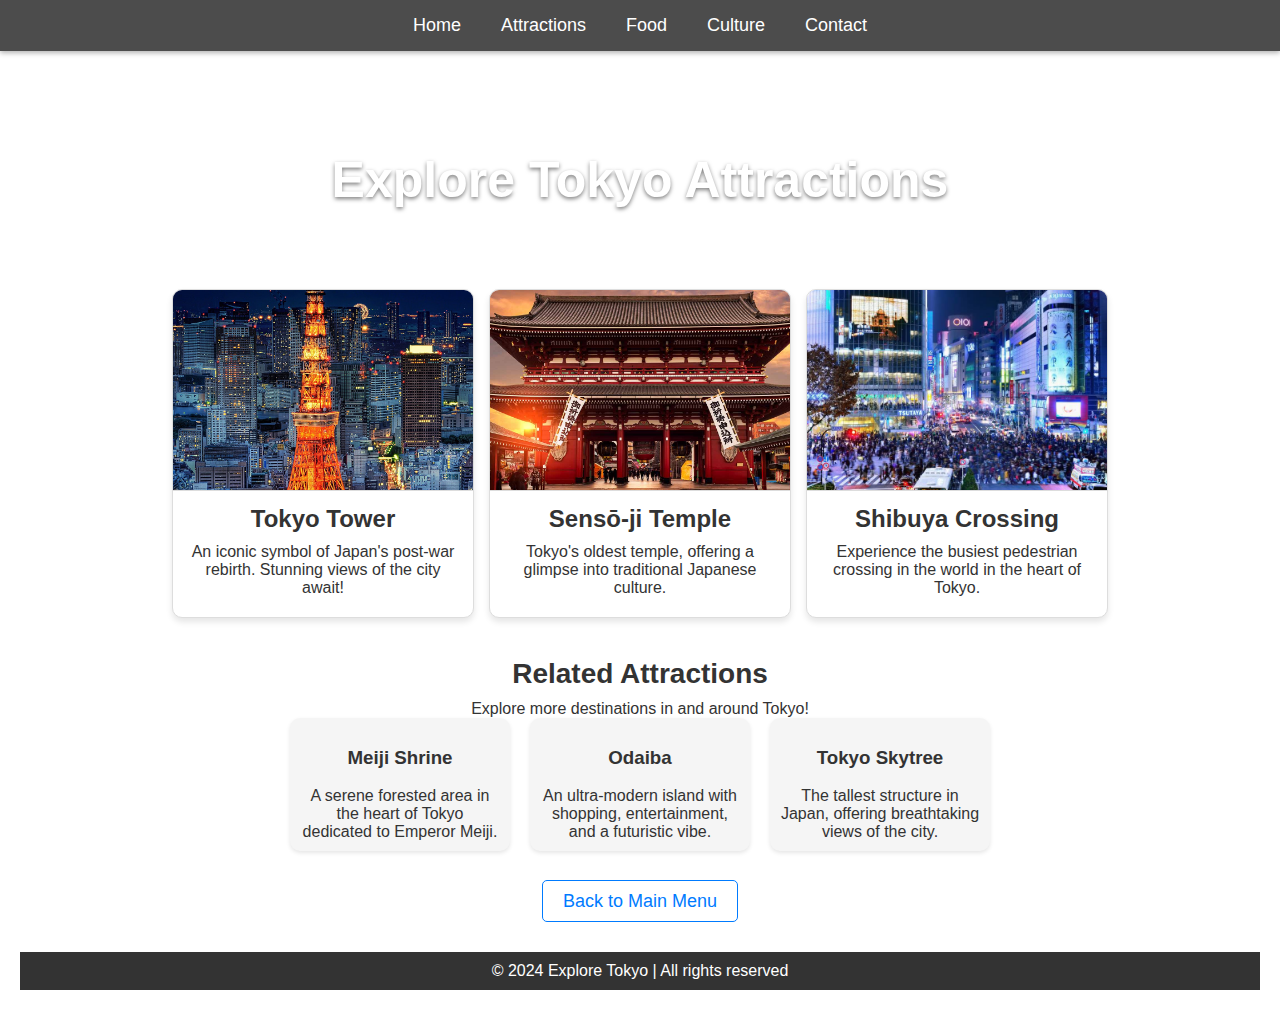
<file: Attratctions page.html>
<!DOCTYPE html>
<html lang="en">
<head>
    <meta charset="UTF-8">
    <meta name="viewport" content="width=device-width, initial-scale=1.0">
    <link rel="stylesheet" href="common.css">
    <link rel="stylesheet" href="Attractions Style.css">
    <title>Attractions in Tokyo</title>
</head>
<body>
    <div class="main-menu">
        <div class="menu-item"><a href="Main page.html">Home</a></div>
        <div class="menu-item"><a href="Attratctions page.html">Attractions</a></div>
        <div class="menu-item"><a href="Mat.html">Food</a></div>
        <div class="menu-item"><a href="Culture.html">Culture</a></div>
        <div class="menu-item"><a href="Contact.html">Contact</a></div>
    </div>
    <div class="attraction-page">
        <div class="hero">
            <h1>Explore Tokyo Attractions</h1>
        </div>

        <div class="attraction-grid">
            <div class="attraction-item">
                <img src="bilder/tt.jpg" alt="Tokyo Tower">
                <h2>Tokyo Tower</h2>
                <p>An iconic symbol of Japan's post-war rebirth. Stunning views of the city await!</p>
            </div>
            
            <div class="attraction-item">
                <img src="bilder/sensoji-temple-190521134419001.jpg" alt="Sensō-ji Temple">
                <h2>Sensō-ji Temple</h2>
                <p>Tokyo's oldest temple, offering a glimpse into traditional Japanese culture.</p>
            </div>
            
            <div class="attraction-item">
                <img src="bilder/image.jpg" alt="Shibuya Crossing">
                <h2>Shibuya Crossing</h2>
                <p>Experience the busiest pedestrian crossing in the world in the heart of Tokyo.</p>
            </div>
        </div>

        <div class="related-section">
            <h2>Related Attractions</h2>
            <p>Explore more destinations in and around Tokyo!</p>
            <div class="related-grid">
                <div class="related-item">
                    <h3>Meiji Shrine</h3>
                    <p>A serene forested area in the heart of Tokyo dedicated to Emperor Meiji.</p>
                </div>
                <div class="related-item">
                    <h3>Odaiba</h3>
                    <p>An ultra-modern island with shopping, entertainment, and a futuristic vibe.</p>
                </div>
                <div class="related-item">
                    <h3>Tokyo Skytree</h3>
                    <p>The tallest structure in Japan, offering breathtaking views of the city.</p>
                </div>
            </div>
        </div>

        <div class="navigation">
            <a href="Main page.html">Back to Main Menu</a>
        </div>

        <footer class="footer">
            <p>&copy; 2024 Explore Tokyo | All rights reserved</p>
        </footer>
    </div>
</body>
</html>
</file>
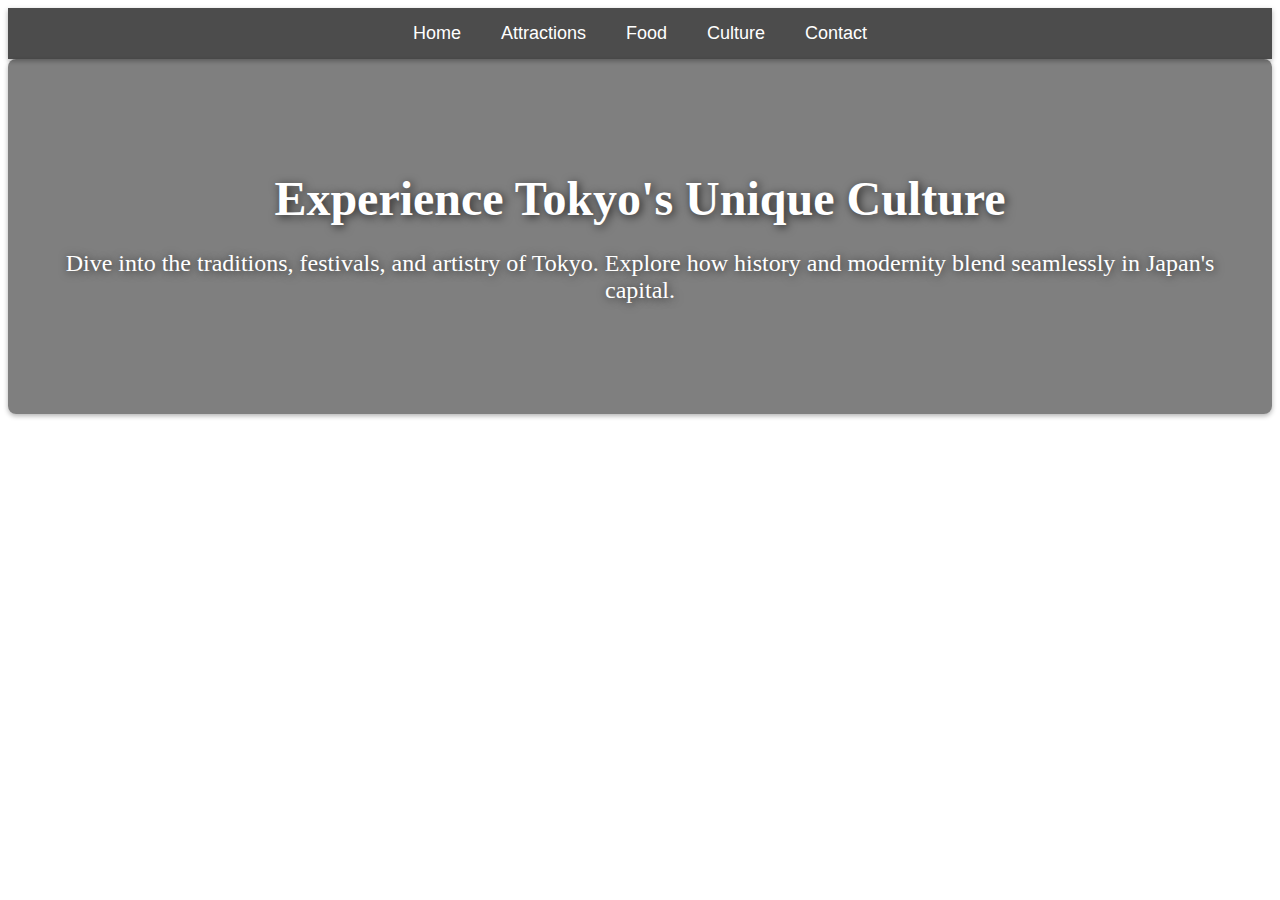
<file: Culture.html>
<!DOCTYPE html>
<html lang="en">
<head>
    <meta charset="UTF-8">
    <meta name="viewport" content="width=device-width, initial-scale=1.0">
    <link rel="stylesheet" href="Culture.css">
    <title>Document</title>
</head>
<body>
    <header class="main-menu">
        <div class="menu-item"><a href="Main page.html">Home</a></div>
        <div class="menu-item"><a href="Attratctions page.html">Attractions</a></div>
        <div class="menu-item"><a href="Mat.html">Food</a></div>
        <div class="menu-item"><a href="Culture.html">Culture</a></div>
        <div class="menu-item"><a href="Contact.html">Contact</a></div>
    </header>
    
    <section class="intro">
        <h1>Experience Tokyo's Unique Culture</h1>
        <p>Dive into the traditions, festivals, and artistry of Tokyo. Explore how history and modernity blend seamlessly in Japan's capital.</p>
    </section>
    
</body>
</html>
</file>
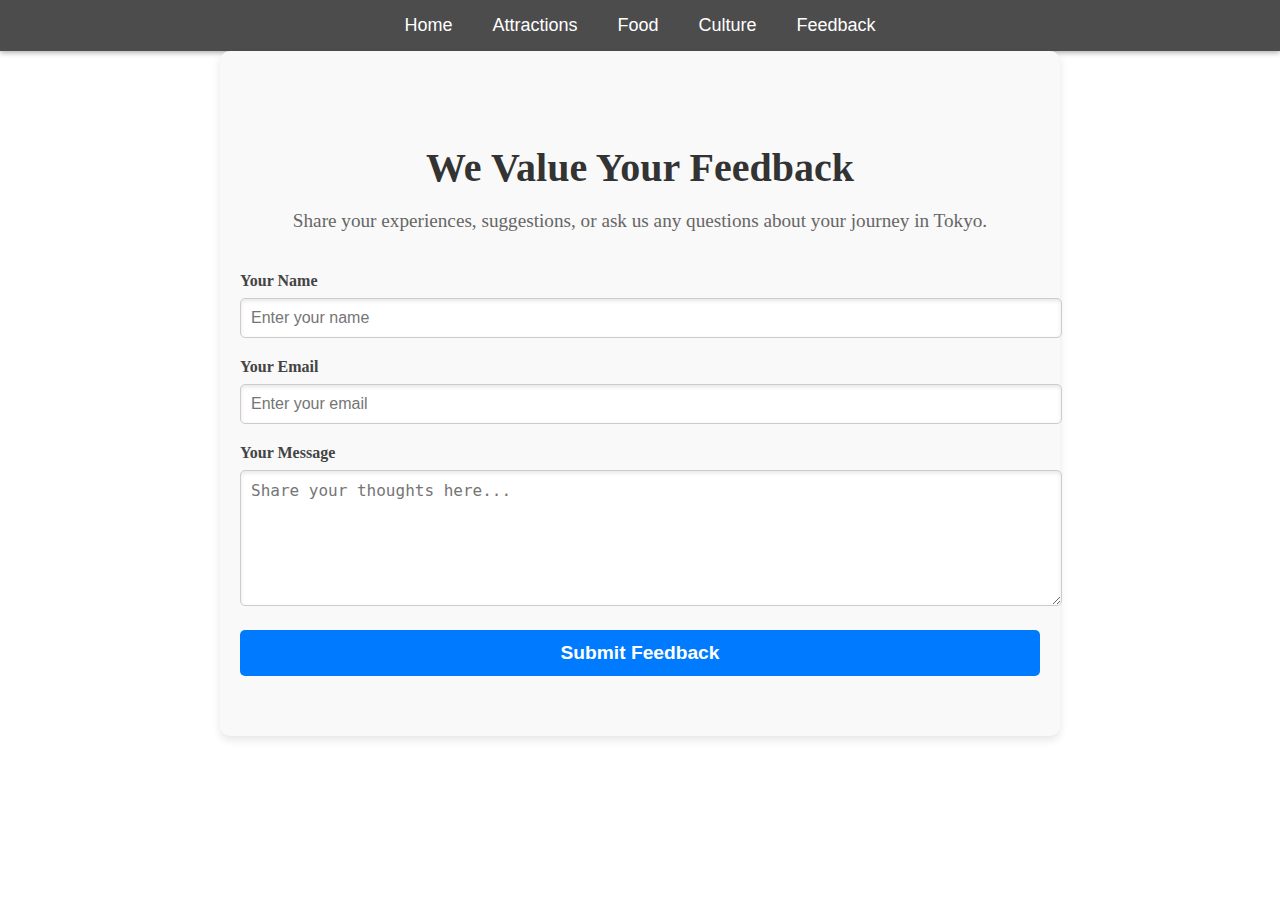
<file: Feedback page.html>
<!DOCTYPE html>
<html lang="en">
<head>
    <meta charset="UTF-8">
    <meta name="viewport" content="width=device-width, initial-scale=1.0">
    <link rel="stylesheet" href="Feedback page.css">
    <title>Document</title>
</head>
<body>
    <header class="main-menu">
        <div class="menu-item"><a href="Main page.html">Home</a></div>
        <div class="menu-item"><a href="Attratctions page.html">Attractions</a></div>
        <div class="menu-item"><a href="Mat.html">Food</a></div>
        <div class="menu-item"><a href="Culture.html">Culture</a></div>
        <div class="menu-item"><a href="Feedback page.html">Feedback</a></div>
    </header>

    <section class="feedback-page">
        <div class="feedback-header">
            <h2>We Value Your Feedback</h2>
            <p>Share your experiences, suggestions, or ask us any questions about your journey in Tokyo.</p>
        </div>
        
        <form class="feedback-form" action="#" method="POST">
            <!-- Name Input -->
            <div class="form-group">
                <label for="name">Your Name</label>
                <input type="text" id="name" name="name" placeholder="Enter your name" required>
            </div>
    
            <!-- Email Input -->
            <div class="form-group">
                <label for="email">Your Email</label>
                <input type="email" id="email" name="email" placeholder="Enter your email" required>
            </div>
    
            <!-- Message Input -->
            <div class="form-group">
                <label for="message">Your Message</label>
                <textarea id="message" name="message" rows="6" placeholder="Share your thoughts here..." required></textarea>
            </div>
    
            <!-- Submit Button -->
            <button type="submit" class="submit-btn">Submit Feedback</button>
        </form>
    </section>
</body>
</html>
</file>
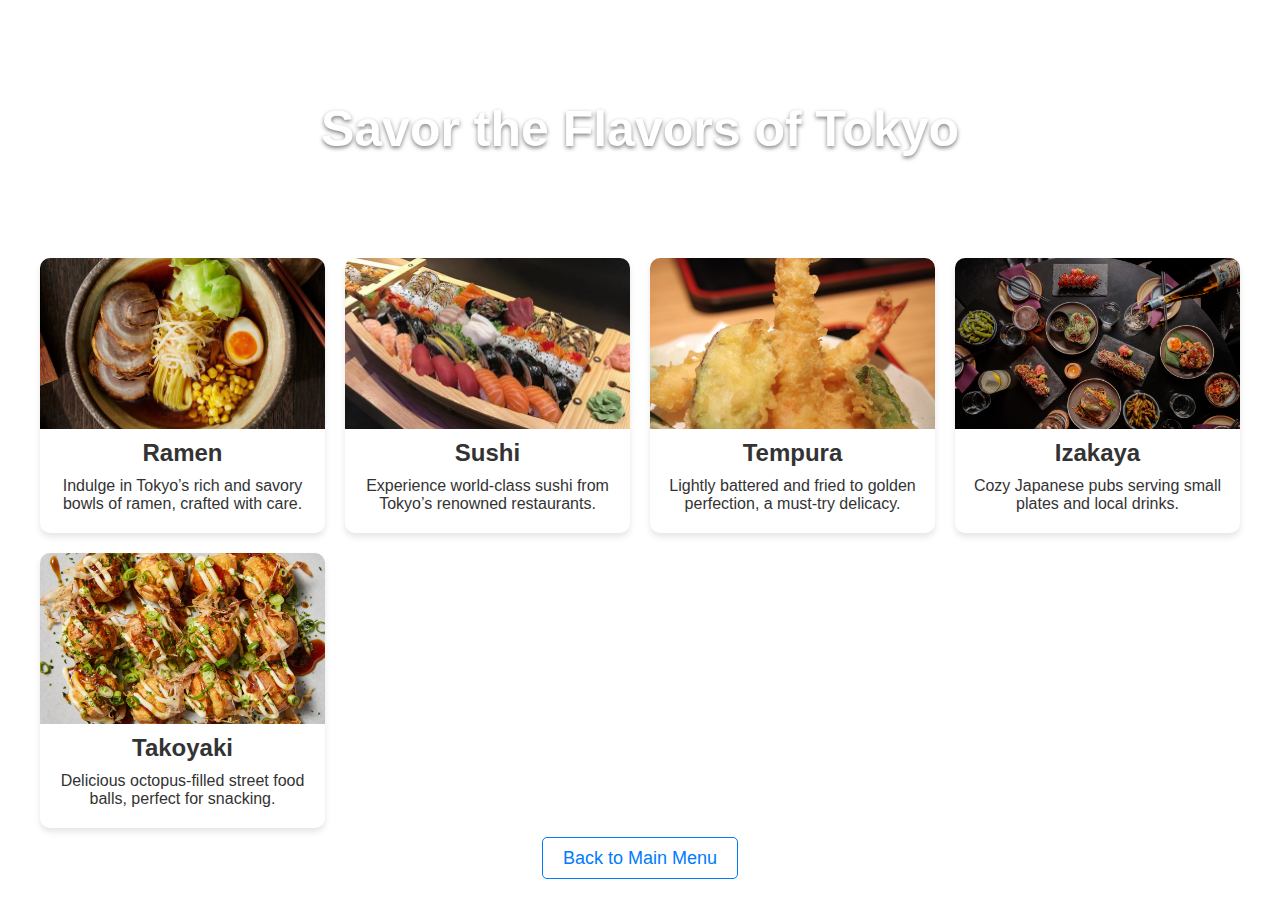
<file: Food page.html>
<!DOCTYPE html>
<html lang="en">
<head>
    <meta charset="UTF-8">
    <meta name="viewport" content="width=device-width, initial-scale=1.0">
    <link rel="stylesheet" href="common.css">
    <link rel="stylesheet" href="Food page.css">
    <title>Food in Tokyo</title>
</head>
<body>
  <div class="food-page">
      <div class="hero">
          <h1>Savor the Flavors of Tokyo</h1>
      </div>

      <div class="masonry-grid">
          <div class="food-item">
              <div class="image-wrapper">
                  <img src="bilder/Ramen.jpg" alt="Ramen">
              </div>
              <h2>Ramen</h2>
              <p>Indulge in Tokyo’s rich and savory bowls of ramen, crafted with care.</p>
          </div>
          <div class="food-item">
              <div class="image-wrapper">
                  <img src="bilder/Sushi.jpg" alt="Sushi">
              </div>
              <h2>Sushi</h2>
              <p>Experience world-class sushi from Tokyo’s renowned restaurants.</p>
          </div>
          <div class="food-item">
              <div class="image-wrapper">
                  <img src="bilder/Tempura_01.jpg" alt="Tempura">
              </div>
              <h2>Tempura</h2>
              <p>Lightly battered and fried to golden perfection, a must-try delicacy.</p>
          </div>
          <div class="food-item">
              <div class="image-wrapper">
                  <img src="bilder/lokal-izakaya-4f9cb306.jpg" alt="Izakaya">
              </div>
              <h2>Izakaya</h2>
              <p>Cozy Japanese pubs serving small plates and local drinks.</p>
          </div>
          <div class="food-item">
              <div class="image-wrapper">
                  <img src="bilder/ND-Takoyaki-wfhg-superJumbo.jpg" alt="Takoyaki">
              </div>
              <h2>Takoyaki</h2>
              <p>Delicious octopus-filled street food balls, perfect for snacking.</p>
          </div>
      </div>

      <div class="navigation">
          <a href="Main page.html">Back to Main Menu</a>
      </div>
  </div>
</body>
</html>
</file>
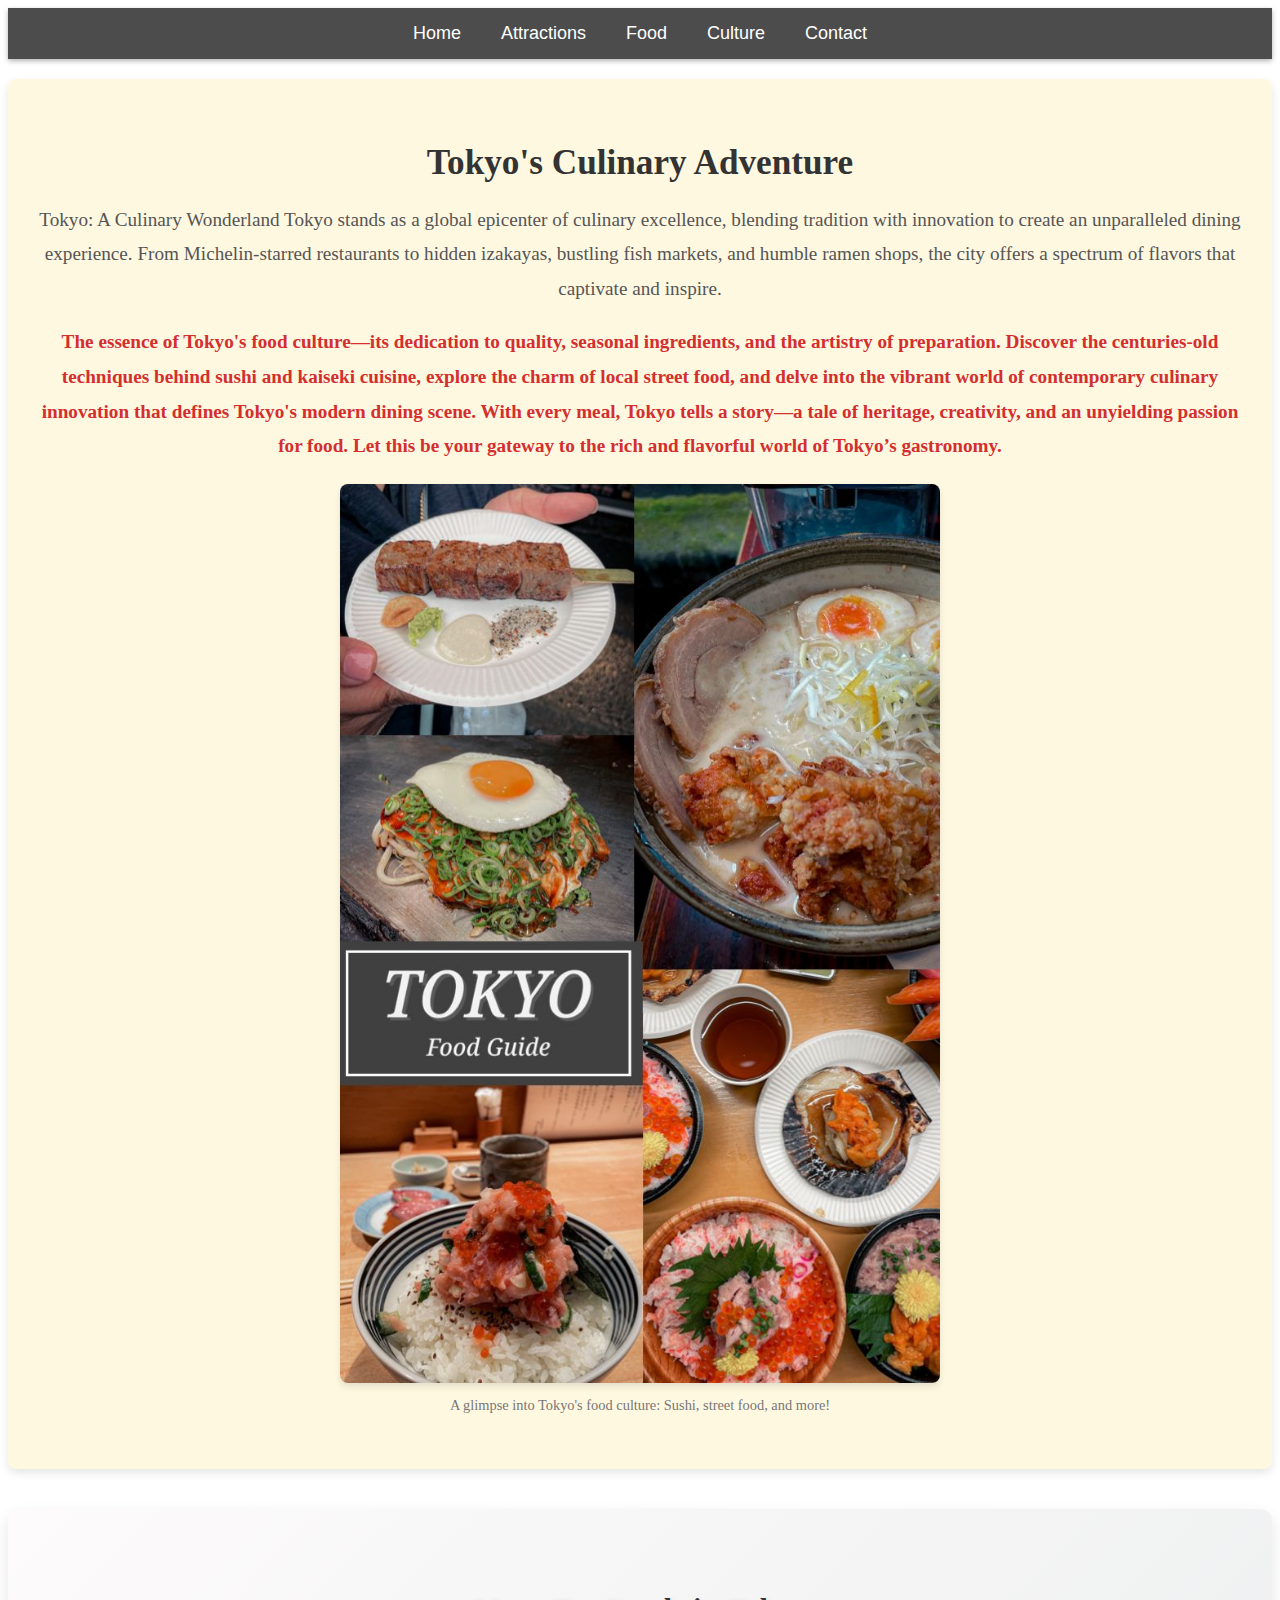
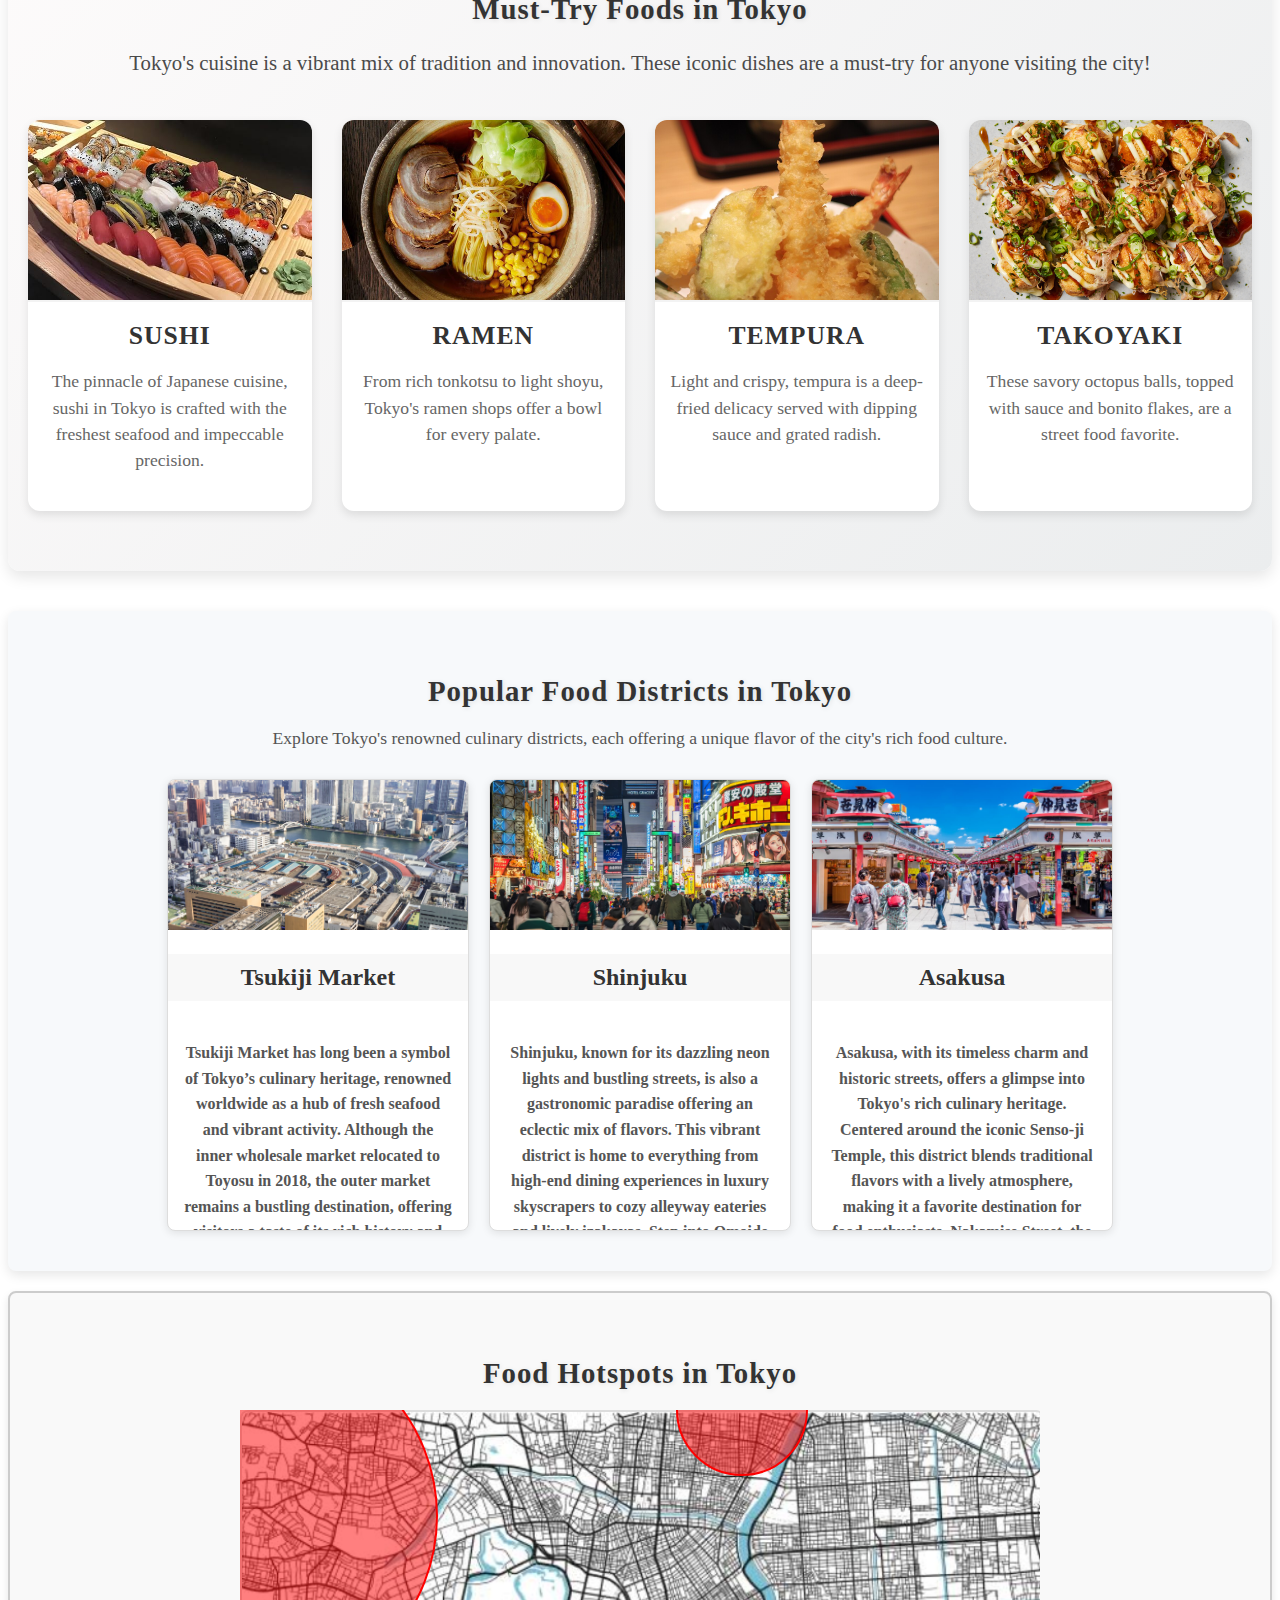
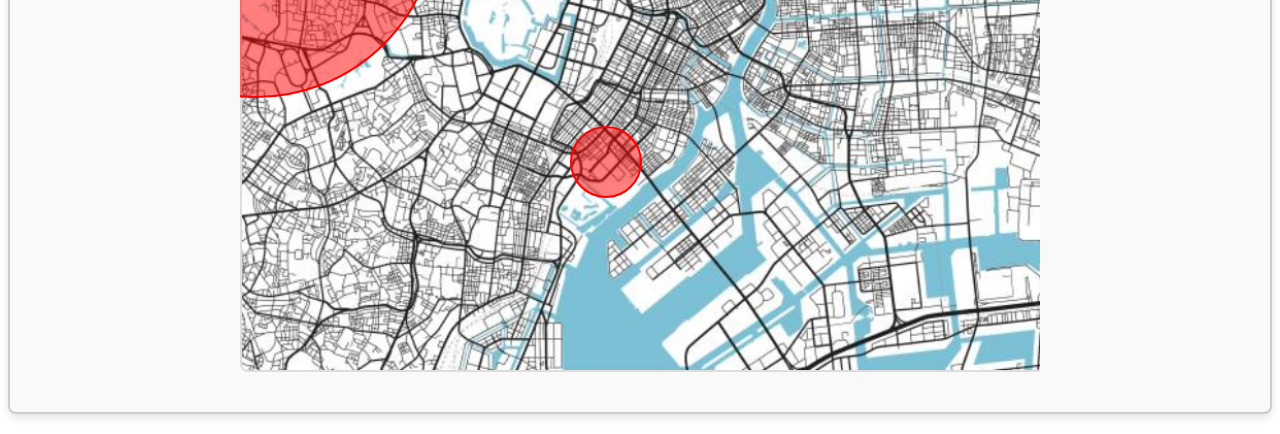
<file: Mat.html>
<!DOCTYPE html>
<html lang="en">
<head>
    <meta charset="UTF-8">
    <meta name="viewport" content="width=device-width, initial-scale=1.0">
    <link rel="stylesheet" href="Mat-Style.css">
    <title>Document</title>
</head>
<body>
    <div class="main-menu">
        <div class="menu-item"><a href="Main page.html">Home</a></div>
        <div class="menu-item"><a href="Attratctions page.html">Attractions</a></div>
        <div class="menu-item"><a href="Mat.html">Food</a></div>
        <div class="menu-item"><a href="Culture.html">Culture</a></div>
        <div class="menu-item"><a href="Contact.html">Contact</a></div>
    </div>
    
    <section class="intro-section">
        <h1 class="main-title">Tokyo's Culinary Adventure</h1>
        <p class="intro-description">
            Tokyo: A Culinary Wonderland
            Tokyo stands as a global epicenter of culinary excellence, blending tradition with innovation to create an unparalleled dining experience. From Michelin-starred restaurants to hidden izakayas, bustling fish markets, and humble ramen shops, the city offers a spectrum of flavors that captivate and inspire.
        </p>
        <p class="intro-highlight">
            The essence of Tokyo's food culture—its dedication to quality, seasonal ingredients, and the artistry of preparation. Discover the centuries-old techniques behind sushi and kaiseki cuisine, explore the charm of local street food, and delve into the vibrant world of contemporary culinary innovation that defines Tokyo's modern dining scene.
            With every meal, Tokyo tells a story—a tale of heritage, creativity, and an unyielding passion for food. Let this be your gateway to the rich and flavorful world of Tokyo’s gastronomy.
        </p>
        <div class="intro-image-container">
            <img src="bilder/Tokyo Food Guide.jpeg" alt="Collage of Tokyo food and dining experiences" class="intro-image">
            <p class="image-caption">A glimpse into Tokyo's food culture: Sushi, street food, and more!</p>
        </div>
    </section>

    <section class="must-try-foods">
        <h2 class="section-title">Must-Try Foods in Tokyo</h2>
        <p class="section-description">
            Tokyo's cuisine is a vibrant mix of tradition and innovation. These iconic dishes are a must-try for anyone visiting the city!
        </p>
        <div class="food-grid">
            <div class="food-item">
                <img src="bilder/Sushi.jpg" alt="Sushi" class="food-image">
                <h3 class="food-title">Sushi</h3>
                <p class="food-description">
                    The pinnacle of Japanese cuisine, sushi in Tokyo is crafted with the freshest seafood and impeccable precision.
                </p>
            </div>
            <div class="food-item">
                <img src="bilder/Ramen.jpg" alt="Ramen" class="food-image">
                <h3 class="food-title">Ramen</h3>
                <p class="food-description">
                    From rich tonkotsu to light shoyu, Tokyo's ramen shops offer a bowl for every palate.
                </p>
            </div>
            <div class="food-item">
                <img src="bilder/Tempura_01.jpg" alt="Tempura" class="food-image">
                <h3 class="food-title">Tempura</h3>
                <p class="food-description">
                    Light and crispy, tempura is a deep-fried delicacy served with dipping sauce and grated radish.
                </p>
            </div>
            <div class="food-item">
                <img src="bilder/ND-Takoyaki-wfhg-superJumbo.jpg" alt="Takoyaki" class="food-image">
                <h3 class="food-title">Takoyaki</h3>
                <p class="food-description">
                    These savory octopus balls, topped with sauce and bonito flakes, are a street food favorite.
                </p>
            </div>
        </div>
    </section>

    <section class="food-districts">
        <h2 class="section-title">Popular Food Districts in Tokyo</h2>
        <p class="section-intro">Explore Tokyo's renowned culinary districts, each offering a unique flavor of the city's rich food culture.</p>
        <div class="districts-container">
            <div class="district-card">
                <img src="bilder/2018_Tsukiji_fish_market.jpg" alt="Tsukiji Market" class="district-image">
                <h3 class="district-title">Tsukiji Market</h3>
                <div class="district-description">
                    <b>Tsukiji Market has long been a symbol of Tokyo’s culinary heritage, renowned worldwide as a hub of fresh seafood and vibrant activity. Although the inner wholesale market relocated to Toyosu in 2018, the outer market remains a bustling destination, offering visitors a taste of its rich history and unmatched variety of food.
                        Wander through narrow alleys lined with stalls brimming with fresh fish, succulent shellfish, and expertly prepared sushi. Beyond seafood, Tsukiji also showcases premium produce, aromatic teas, and an array of Japanese delicacies, from tamagoyaki to wagyu beef skewers.
                        This market is more than a place to shop; it’s an experience that reflects the heartbeat of Tokyo’s food culture. A visit to Tsukiji promises not just a feast for the palate, but a deeper connection to the traditions and vibrancy of Japan’s culinary world.
                    </b>
                </div>
            </div>
            <div class="district-card">
                <img src="bilder/iStock-Shinjuku-Kabukicho-Godzilla.jpg" alt="Shinjuku" class="district-image">
                <h3 class="district-title">Shinjuku</h3>
                <div class="district-description">
                    <b>Shinjuku, known for its dazzling neon lights and bustling streets, is also a gastronomic paradise offering an eclectic mix of flavors. This vibrant district is home to everything from high-end dining experiences in luxury skyscrapers to cozy alleyway eateries and lively izakayas.
                        Step into Omoide Yokocho ("Memory Lane") to savor authentic yakitori and nostalgic charm, or explore the subterranean labyrinth of Golden Gai, where tiny bars and bistros offer unique atmospheres and delicious drinks. For those seeking variety, the department stores of Shinjuku boast extravagant food halls filled with beautifully crafted sweets, fresh sushi, and gourmet snacks.
                        Whether it’s a bowl of rich, steaming ramen at a late-night joint or a refined kaiseki meal with panoramic city views, Shinjuku encapsulates Tokyo’s culinary diversity and energy, making it a must-visit destination for food lovers.
                    </b>
                </div>
            </div>
            <div class="district-card">
                <img src="bilder/pixta_90252242_m_0.jpg" alt="Asakusa" class="district-image">
                <h3 class="district-title">Asakusa</h3>
                <div class="district-description">
                    <b>Asakusa, with its timeless charm and historic streets, offers a glimpse into Tokyo's rich culinary heritage. Centered around the iconic Senso-ji Temple, this district blends traditional flavors with a lively atmosphere, making it a favorite destination for food enthusiasts.
                        Nakamise Street, the bustling shopping avenue leading to the temple, is a treasure trove of snacks and street food. Indulge in freshly made ningyo-yaki (small, sweet cakes filled with red bean paste), crisp senbei rice crackers, and other Japanese delicacies steeped in history.
                        For a deeper dive into Asakusa’s food culture, try classic tempura at one of the area’s long-established restaurants or savor a traditional sukiyaki meal in a historic setting. Don’t miss the chance to enjoy refreshing Asahi beer while gazing at the iconic Tokyo Skytree from the nearby riverside.
                        Asakusa captures the essence of Edo-era Tokyo with its timeless flavors and warm hospitality, offering a culinary journey as rich as its cultural roots.
                    </b>
                </div>
            </div>
        </div>
    </section>    

    <section class="map-section">
        <h2 class="section-title">Food Hotspots in Tokyo</h2>
        <div class="map-container">
            <img src="bilder/Tokyo-Map.png" usemap="#foodmap" alt="Map of Tokyo" class="map-image">
        
            <!-- Visible Hotspots -->
            <div class="hotspot" style="top: 352px; left: 366px; width: 68px; height: 68px;" title="Tsukiji Market"></div>
            <div class="hotspot" style="top: 106px; left: 16px; width: 360px; height: 360px;" title="Shinjuku"></div>
            <div class="hotspot" style="top: 0px; left: 502px; width: 128px; height: 128px;" title="Asakusa"></div>
        </div>
        
        <map name="foodmap">
            <area shape="circle" coords="366,352,34" href="#details-tsukiji" alt="Tsukiji Market" title="Tsukiji Market">
            <area shape="circle" coords="16,106,180" href="#details-shinjuku" alt="Shinjuku" title="Shinjuku">
            <area shape="circle" coords="502,0,64" href="#details-asakusa" alt="Asakusa" title="Asakusa">
        </map>
    </section>
</body>
</html>
</file>
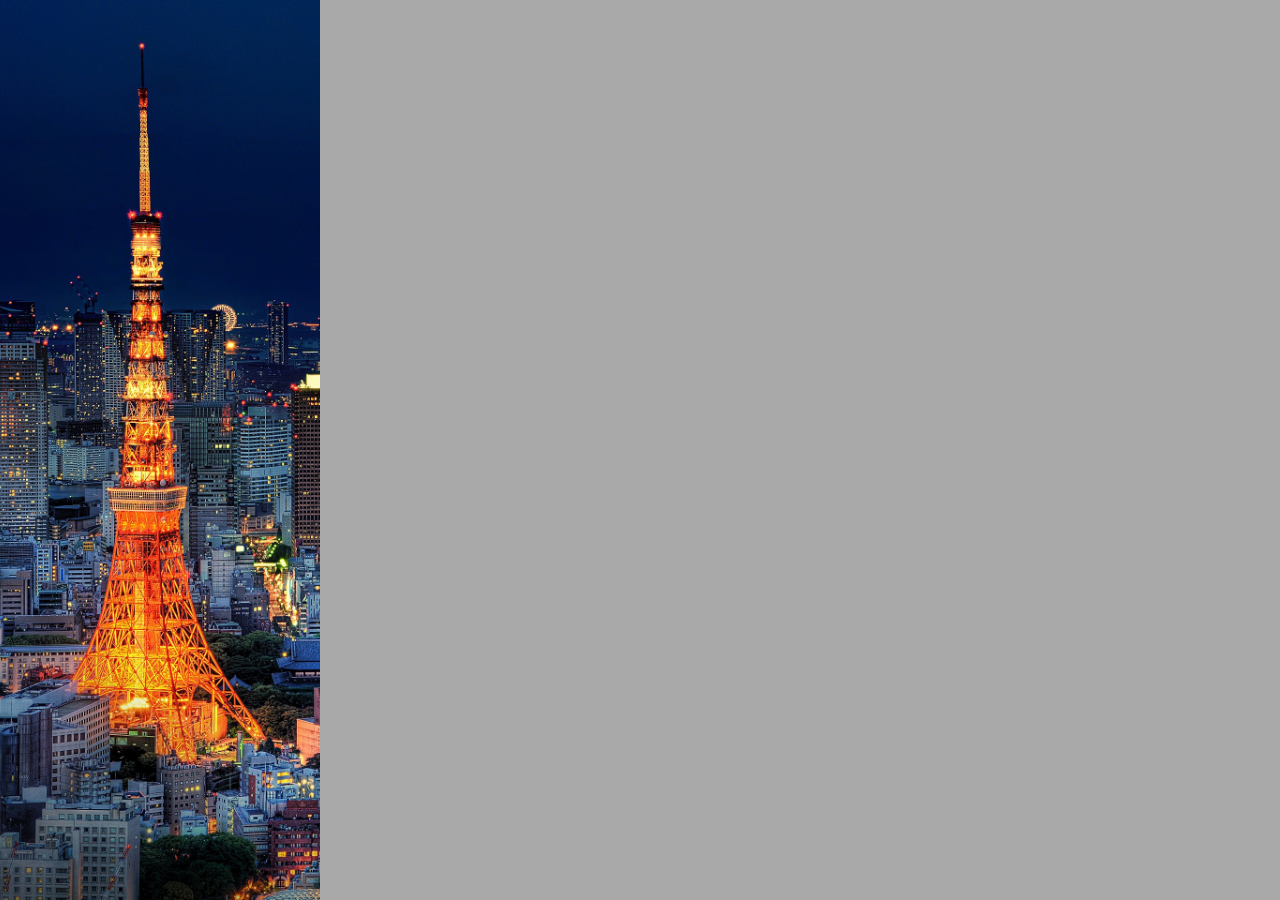
<file: tt.html>
<!DOCTYPE html>
<html lang="en">
  <head>
    <link rel="stylesheet" href="tt.css" />
    <meta charset="UTF-8" />
    <meta name="viewport" content="width=device-width, initial-scale=1.0" />
    <title>Document</title>
  </head>

  <body>
    <div class="background"></div>
  </body>
</html>
</file>
<file: common.css>
body {
    margin: 0;
    padding: 0;
    font-family: Arial, sans-serif;
}

a {
    text-decoration: none;
    color: inherit;
}

h1, h2, p {
    margin: 0;
}
</file>
<file: Attractions Style.css>
.attraction-page {
    font-family: Arial, sans-serif;
    color: #333;
    text-align: center;
    padding: 20px;
}

.hero {
    background: url('https://www.webuildvalue.com/wp-content/uploads/2021/01/Tokyo-Tower.jpg') no-repeat center center/cover;
    color: #fff;
    padding: 80px 20px;
    text-shadow: 0 2px 4px rgba(0, 0, 0, 0.5);
    animation: fadeIn 2s ease-in-out;
}
.hero h1 {
    font-size: 50px;
}

@keyframes fadeIn {
    from {
        opacity: 0;
    }
    to {
        opacity: 1;
    }
}

.attraction-grid {
    display: flex;
    flex-wrap: wrap;
    gap: 15px;
    justify-content: center;
}

.attraction-item {
    width: 100%;
    background: #fff;
    border: 1px solid #ddd;
    border-radius: 10px;
    box-shadow: 0 4px 6px rgba(0, 0, 0, 0.1);
    overflow: hidden;
    transition: transform 0.3s ease, box-shadow 0.3s ease;
}
@media (min-width: 768px) {
    .attraction-item {
        width: 300px;
    }
}
.attraction-item:hover {
    transform: translateY(-10px);
    box-shadow: 0 8px 15px rgba(0, 0, 0, 0.2);
}
.attraction-item img {
    width: 100%;
    height: 200px;
    object-fit: cover;
    border-bottom: 1px solid #ddd;
}
.attraction-item h2 {
    font-size: 24px;
    margin: 10px 0;
}
.attraction-item p {
    font-size: 16px;
    padding: 0 10px 20px;
}

.navigation {
    margin-top: 20px;
}
.navigation a {
    text-decoration: none;
    font-size: 18px;
    color: #007BFF;
    border: 1px solid #007BFF;
    padding: 10px 20px;
    border-radius: 5px;
    transition: all 0.3s ease;
}
.navigation a:hover {
    background: #007BFF;
    color: #fff;
    box-shadow: 0 4px 10px rgba(0, 123, 255, 0.3);
}

.footer {
    background: #333;
    color: #fff;
    text-align: center;
    padding: 10px 0;
    margin-top: 40px;
}

.related-section {
    margin: 40px 20px;
    text-align: center;
}
.related-section h2 {
    font-size: 28px;
    margin-bottom: 10px;
}
.related-grid {
    display: flex;
    flex-wrap: wrap;
    gap: 20px;
    justify-content: center;
}
.related-item {
    width: 200px;
    background: #f5f5f5;
    border-radius: 10px;
    padding: 10px;
    text-align: center;
    box-shadow: 0 2px 4px rgba(0, 0, 0, 0.1);
}

.main-menu {
    background-color: rgba(0, 0, 0, 0.7);
    display: flex;
    justify-content: center;
    align-items: center;
    padding: 15px 0;
    position: static;
    top: 0;
    width: 100%;
    z-index: 10;
    box-shadow: 0 2px 5px rgba(0, 0, 0, 0.3);
}

.menu-item {
    margin: 0 20px;
}

.menu-item a {
    color: white;
    text-decoration: none;
    font-family: 'Roboto', sans-serif;
    font-size: 18px;
    transition: color 0.3s;
}

.menu-item a:hover {
    color: #FFD700;
}
</file>
<file: Culture.css>
/* Navigation Menu */
.main-menu {
    background-color: rgba(0, 0, 0, 0.7);
    display: flex; 
    justify-content: center;
    align-items: center;
    padding: 15px 0;
    width: 100%; 
    box-shadow: 0 2px 5px rgba(0, 0, 0, 0.3);
}

.menu-item {
    margin: 0 20px;
}

.menu-item a {
    color: white;
    text-decoration: none; 
    font-family: 'Roboto', sans-serif;
    font-size: 18px;
    transition: color 0.3s;
}
.menu-item a:hover {
    color: #FFD700;
}

/* Intro Section */
.intro {
    text-align: center;
    background-image: url('https://d3nrav7vo3lya8.cloudfront.net/categories/tea-ceremony/japanese tea ceremony cover.webp');
    background-size: cover;
    background-position: center;
    color: white;
    padding: 80px 20px;
    border-radius: 8px;
    box-shadow: 0 2px 5px rgba(0, 0, 0, 0.3);
    position: relative;
    overflow: hidden;
}

.intro::before {
    content: '';
    position: absolute;
    top: 0;
    left: 0;
    width: 100%;
    height: 100%;
    background-color: rgba(0, 0, 0, 0.5); 
    z-index: 1;
}

.intro h1,
.intro p {
    position: relative;
    z-index: 2;
}

.intro h1 {
    font-size: 3rem;
    font-weight: bold;
    margin-bottom: 20px;
    text-shadow: 2px 2px 10px rgba(0, 0, 0, 0.7);
}

.intro p {
    font-size: 1.5rem;
    margin-bottom: 30px;
    text-shadow: 1px 1px 10px rgba(0, 0, 0, 0.7);
}
</file>
<file: Feedback page.css>
html, body {
    margin: 0;
    padding: 0;
    box-sizing: border-box;
}

.main-menu {
    background-color: rgba(0, 0, 0, 0.7);
    display: flex; 
    justify-content: center;
    align-items: center;
    padding: 15px 0;
    width: 100%; 
    box-shadow: 0 2px 5px rgba(0, 0, 0, 0.3);
}

.menu-item {
    margin: 0 20px;
}

.menu-item a {
    color: white;
    text-decoration: none; 
    font-family: 'Roboto', sans-serif;
    font-size: 18px;
    transition: color 0.3s;
}
.menu-item a:hover {
    color: #FFD700;
}

.feedback-page {
    padding: 60px 20px;
    background-color: #f9f9f9;
    text-align: center;
    max-width: 800px;
    margin: 0 auto;
    border-radius: 10px;
    box-shadow: 0 4px 8px rgba(0, 0, 0, 0.1);
}

.feedback-header h2 {
    font-size: 2.5rem;
    color: #333;
    margin-bottom: 10px;
}

.feedback-header p {
    font-size: 1.2rem;
    color: #666;
    margin-bottom: 40px;
}

/* Feedback Form */
.feedback-form {
    display: flex;
    flex-direction: column;
    gap: 20px;
}

.form-group {
    text-align: left;
}

.form-group label {
    display: block;
    font-size: 1rem;
    font-weight: bold;
    margin-bottom: 8px;
    color: #444;
}

.form-group input,
.form-group textarea {
    width: 100%;
    padding: 10px;
    font-size: 1rem;
    border: 1px solid #ccc;
    border-radius: 5px;
    box-shadow: inset 0 2px 4px rgba(0, 0, 0, 0.1);
}

.form-group input:focus,
.form-group textarea:focus {
    border-color: #007BFF; /* Highlighted border */
    outline: none;
    box-shadow: 0 0 4px rgba(0, 123, 255, 0.3); /* Subtle glow */
}

/* Submit Button */
.submit-btn {
    background-color: #007BFF; /* Blue color */
    color: white;
    font-size: 1.2rem;
    font-weight: bold;
    padding: 12px 20px;
    border: none;
    border-radius: 5px;
    cursor: pointer;
    transition: background-color 0.3s ease, transform 0.2s ease;
}

.submit-btn:hover {
    background-color: #0056b3; /* Darker blue */
    transform: translateY(-2px); /* Subtle lift */
}
</file>
<file: Food page.css>
.food-page {
    font-family: Arial, sans-serif;
    color: #333;
    text-align: center;
    padding: 20px;
}

.hero {
    background: url('https://images.unsplash.com/photo-1555070165-69a56c7821b4') no-repeat center center/cover;
    color: #fff;
    padding: 80px 20px;
    text-shadow: 0 2px 4px rgba(0, 0, 0, 0.5);
}

.hero h1 {
    font-size: 50px;
}

/* Masonry Grid Layout */
.masonry-grid {
    display: grid;
    grid-template-columns: repeat(auto-fit, minmax(250px, 1fr));
    gap: 20px;
    margin: 20px;
}

.food-item {
    background: #fff;
    border-radius: 10px;
    overflow: hidden;
    box-shadow: 0 4px 6px rgba(0, 0, 0, 0.1);
    transition: transform 0.3s ease, box-shadow 0.3s ease;
}

/* Fixed Image Aspect Ratio */
.image-wrapper {
    position: relative;
    width: 100%;
    padding-top: 60%; /* This creates a 3:2 aspect ratio */
    overflow: hidden;
}

.image-wrapper img {
    position: absolute;
    top: 0;
    left: 0;
    width: 100%;
    height: 100%;
    object-fit: cover;
    transition: transform 0.3s ease;
}

.food-item h2 {
    font-size: 24px;
    margin: 10px 0;
    padding: 0 10px;
}

.food-item p {
    font-size: 16px;
    padding: 0 10px 20px;
}

/* Hover Effects */
.food-item:hover {
    transform: translateY(-10px);
    box-shadow: 0 8px 15px rgba(0, 0, 0, 0.2);
}

.image-wrapper img:hover {
    transform: scale(1.1); /* Slight zoom on hover */
}

/* Navigation Styling */
.navigation {
    margin-top: 20px;
}

.navigation a {
    text-decoration: none;
    font-size: 18px;
    color: #007BFF;
    border: 1px solid #007BFF;
    padding: 10px 20px;
    border-radius: 5px;
    transition: all 0.3s ease;
}

.navigation a:hover {
    background: #007BFF;
    color: #fff;
}

/* Responsive Design */
@media (max-width: 768px) {
    .masonry-grid {
        gap: 15px;
    }
}

@media (max-width: 576px) {
    .masonry-grid {
        grid-template-columns: 1fr;
    }
}
</file>
<file: Mat-Style.css>
/* Introduction Section Styling */
.intro-section {
    padding: 40px 20px;
    background-color: #fff8e1;
    border-radius: 8px;
    text-align: center;
    margin: 20px 0;
    box-shadow: 0 4px 10px rgba(0, 0, 0, 0.1);
}

.main-title {
    font-size: 2.2em;
    font-weight: bold;
    color: #333;
    margin-bottom: 20px;
}

.intro-description, .intro-highlight {
    font-size: 1.2em;
    color: #555;
    line-height: 1.8;
    margin-bottom: 15px;
}

.intro-highlight {
    font-weight: bold;
    color: #d32f2f;
}

.intro-image-container {
    margin-top: 20px;
    text-align: center;
}

.intro-image {
    width: 100%;
    max-width: 600px;
    border-radius: 8px;
    box-shadow: 0 4px 6px rgba(0, 0, 0, 0.1);
}

.image-caption {
    font-size: 0.9em;
    color: #777;
    margin-top: 10px;
}

/* Must-Try Foods Section */
.must-try-foods {
    padding: 60px 20px;
    background: linear-gradient(135deg, #fdfbfb 0%, #ebedee 100%);
    border-radius: 12px;
    margin: 40px 0;
    box-shadow: 0 6px 15px rgba(0, 0, 0, 0.1);
    text-align: center;
}

.section-title {
    font-size: 2.5em;
    font-weight: 700;
    color: #2b2b2b;
    margin-bottom: 20px;
    letter-spacing: 1px;
    text-shadow: 1px 1px 5px rgba(0, 0, 0, 0.1);
}

.section-description {
    font-size: 1.3em;
    color: #4a4a4a;
    margin-bottom: 40px;
    line-height: 1.6;
}

.food-grid {
    display: grid;
    grid-template-columns: repeat(auto-fit, minmax(250px, 1fr));
    gap: 30px;
    justify-items: center;
}

.food-item {
    background: #ffffff;
    border: none;
    border-radius: 12px;
    overflow: hidden;
    text-align: center;
    box-shadow: 0 4px 10px rgba(0, 0, 0, 0.1);
    transition: transform 0.3s ease, box-shadow 0.3s ease, background-color 0.3s ease;
}

.food-item:hover {
    transform: translateY(-8px);
    box-shadow: 0 8px 20px rgba(0, 0, 0, 0.2);
    background-color: #f8f8f8;
}

.food-image {
    width: 100%;
    height: 180px;
    object-fit: cover;
    border-bottom: 2px solid #f3f3f3;
}

.food-title {
    font-size: 1.6em;
    font-weight: 600;
    color: #333;
    margin: 15px 0;
    text-transform: uppercase;
    letter-spacing: 1px;
}

.food-description {
    font-size: 1.1em;
    color: #666;
    padding: 0 15px 20px 15px;
    line-height: 1.5;
}

.food-item:hover .food-title {
    color: #ff6f61;
}
/*Food distric Styling*/
.food-districts {
    padding: 40px 20px;
    background-color: #f7f9fb;
    border-radius: 8px;
    box-shadow: 0 4px 12px rgba(0, 0, 0, 0.1);
    text-align: center;
}

.section-title {
    font-size: 2em;
    color: #333;
    margin-bottom: 10px;
}

.section-intro {
    font-size: 1.1em;
    color: #555;
    margin-bottom: 30px;
}

.districts-container {
    display: flex;
    flex-wrap: wrap;
    justify-content: center;
    gap: 20px;
}

.district-card {
    width: 300px;
    height: 450px;
    border: 1px solid #ddd;
    border-radius: 8px;
    box-shadow: 0 2px 8px rgba(0, 0, 0, 0.1);
    overflow: hidden;
    background-color: #fff;
    display: flex;
    flex-direction: column;
}

.district-card:hover {
    transform: translateY(-5px);
    box-shadow: 0 4px 16px rgba(0, 0, 0, 0.2);
}

.district-image {
    width: 100%;
    height: 150px;
    object-fit: cover;
}

.district-title {
    font-size: 1.5rem;
    padding: 10px;
    color: #333;
    background: #f8f8f8;
    text-align: center;
}

.district-description {
    font-size: 1rem;
    color: #555;
    padding: 15px;
    height: 250px; /* Adjust height as needed */
    overflow-y: auto;
    overflow-x: hidden;
    line-height: 1.6;
    scrollbar-width: thin;
}

@media screen and (max-width: 768px) {
    .districts-container {
        flex-direction: column;
        align-items: center;
    }

    .district-card {
        width: 100%;
        max-width: 350px;
    }
}

/* Map Section Styling */
.map-section {
    padding: 40px 20px;
    background-color: #f9f9f9;
    border: 2px solid #ccc;
    border-radius: 8px;
    margin: 20px 0;
    box-shadow: 0 4px 8px rgba(0, 0, 0, 0.1);
}

.section-title {
    font-size: 1.8em;
    color: #333;
    text-align: center;
    margin-bottom: 20px;
}

/* Map Image Styling */
.map-image {
    width: 100%;
    max-width: 800px;
    margin: 0 auto;
    display: block;
    border: 2px solid #ddd;
    border-radius: 8px;
}

/* Map Details Section */
.map-details {
    margin-top: 20px;
    padding: 20px;
    background-color: #fff;
    border: 1px solid #ddd;
    border-radius: 8px;
}

.detail-title {
    font-size: 1.4em;
    color: #444;
    margin-bottom: 5px;
}

.detail-description {
    font-size: 1em;
    color: #666;
    line-height: 1.6;
}

/* Container for the map */
.map-container {
    position: relative;
    width: 100%;
    max-width: 800px; /* Ensure it matches the image's dimensions */
    margin: 0 auto;
    display: block;
    overflow: hidden; /* Ensures hotspots do not extend beyond the container */
}

/* Image inside the container */
.map-image {
    display: block;
    width: 100%;
}

/* Hotspot Styles */
.hotspot {
    position: absolute;
    background-color: rgba(255, 0, 0, 0.5); /* Semi-transparent red */
    border: 2px solid #ff0000;
    border-radius: 50%;
    pointer-events: none; /* Prevent interference with <area> clicks */
    transform: translate(-50%, -50%); /* Center the circle */
}

@media screen and (max-width: 768px) {
    .map-section {
        padding: 20px 10px;
    }

    .map-image {
        max-width: 100%;
    }

    .map-details {
        padding: 10px;
    }

    .section-title {
        font-size: 1.5em;
    }

    .detail-title {
        font-size: 1.2em;
    }

    .detail-description {
        font-size: 0.9em;
    }
}

.main-menu {
    background-color: rgba(0, 0, 0, 0.7);
    display: flex;
    justify-content: center;
    align-items: center;
    padding: 15px 0;
    position: static;
    top: 0;
    width: 100%;
    z-index: 10;
    box-shadow: 0 2px 5px rgba(0, 0, 0, 0.3);
}

.menu-item {
    margin: 0 20px;
}

.menu-item a {
    color: white;
    text-decoration: none;
    font-family: 'Roboto', sans-serif;
    font-size: 18px;
    transition: color 0.3s;
}

.menu-item a:hover {
    color: #FFD700;
}
</file>
<file: tt.css>
body{
    background-color: darkgray;
    margin: 0
    
}

.background {
    background-image: url(bilder/tt.jpg);
    height: 100vh;
    width: 25vw;
    margin: 0;
    background-size: cover;
    background-position: center;
    

}
</file>
